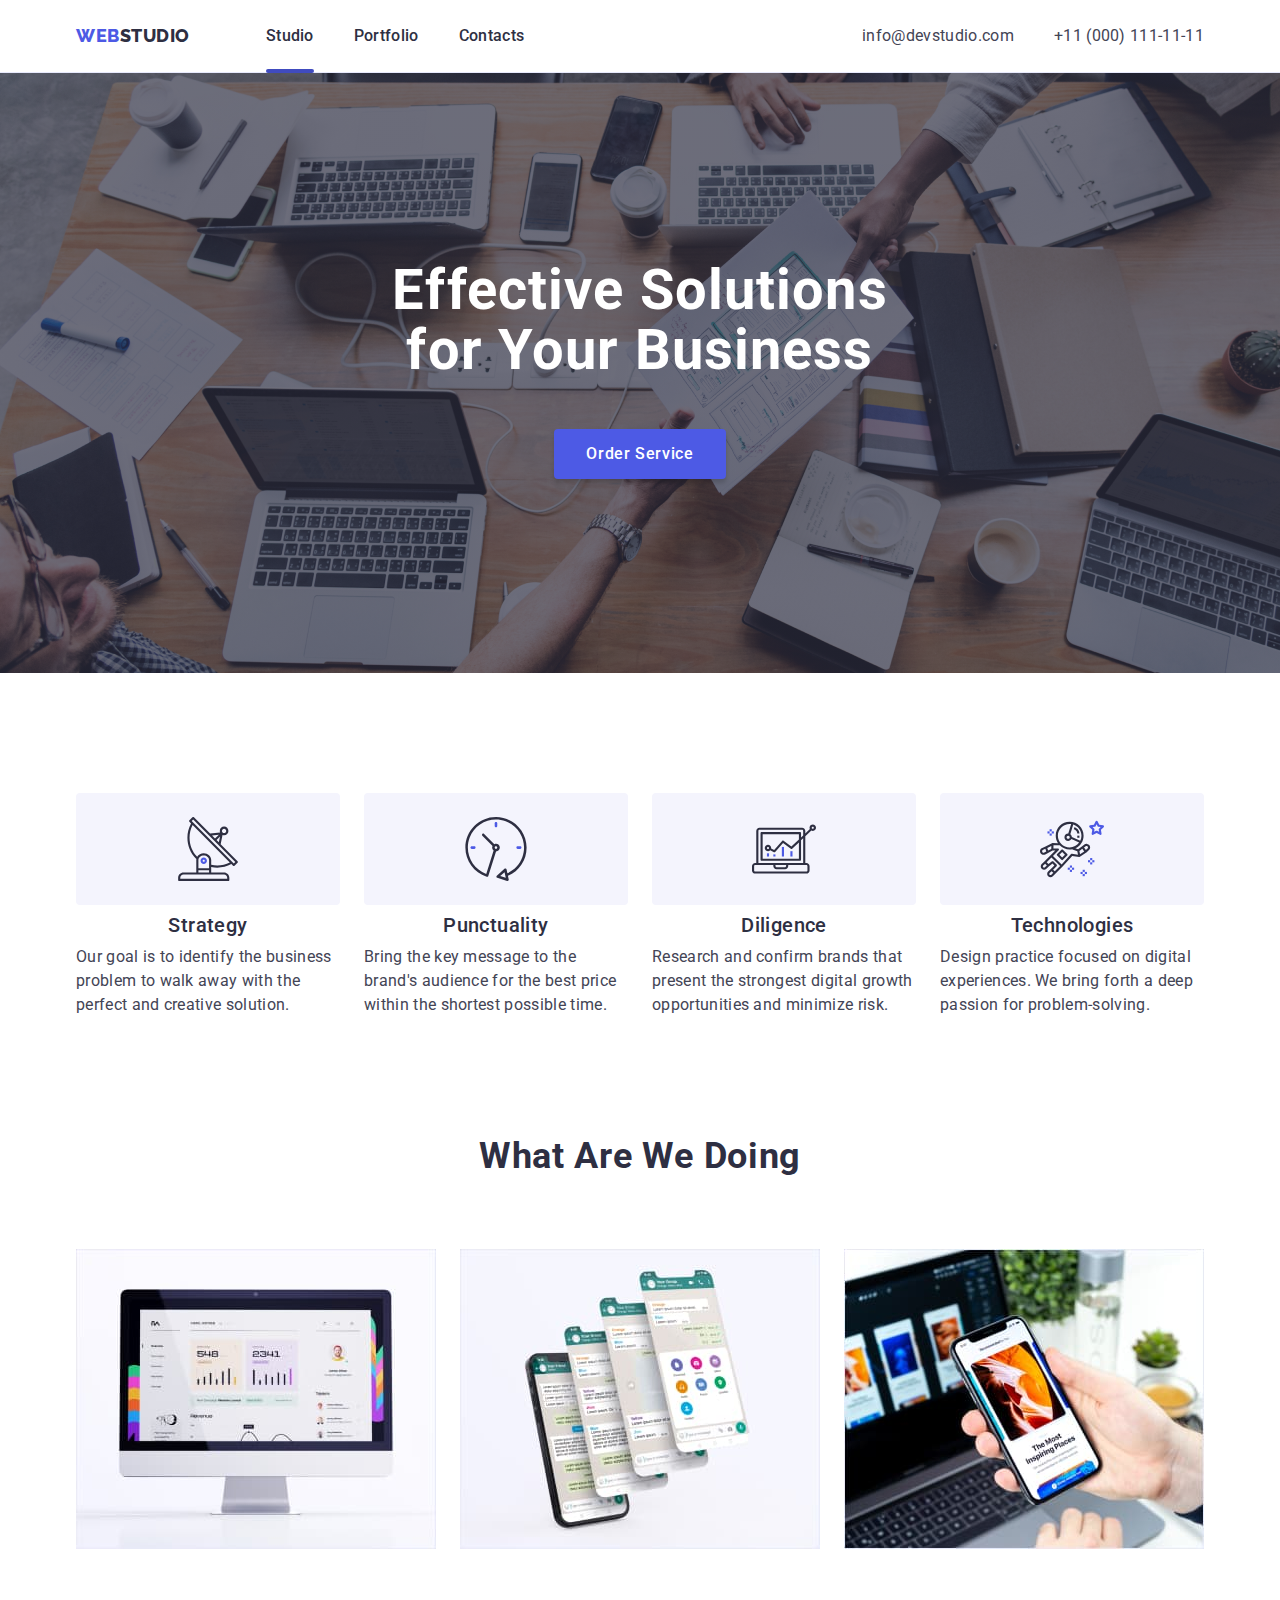
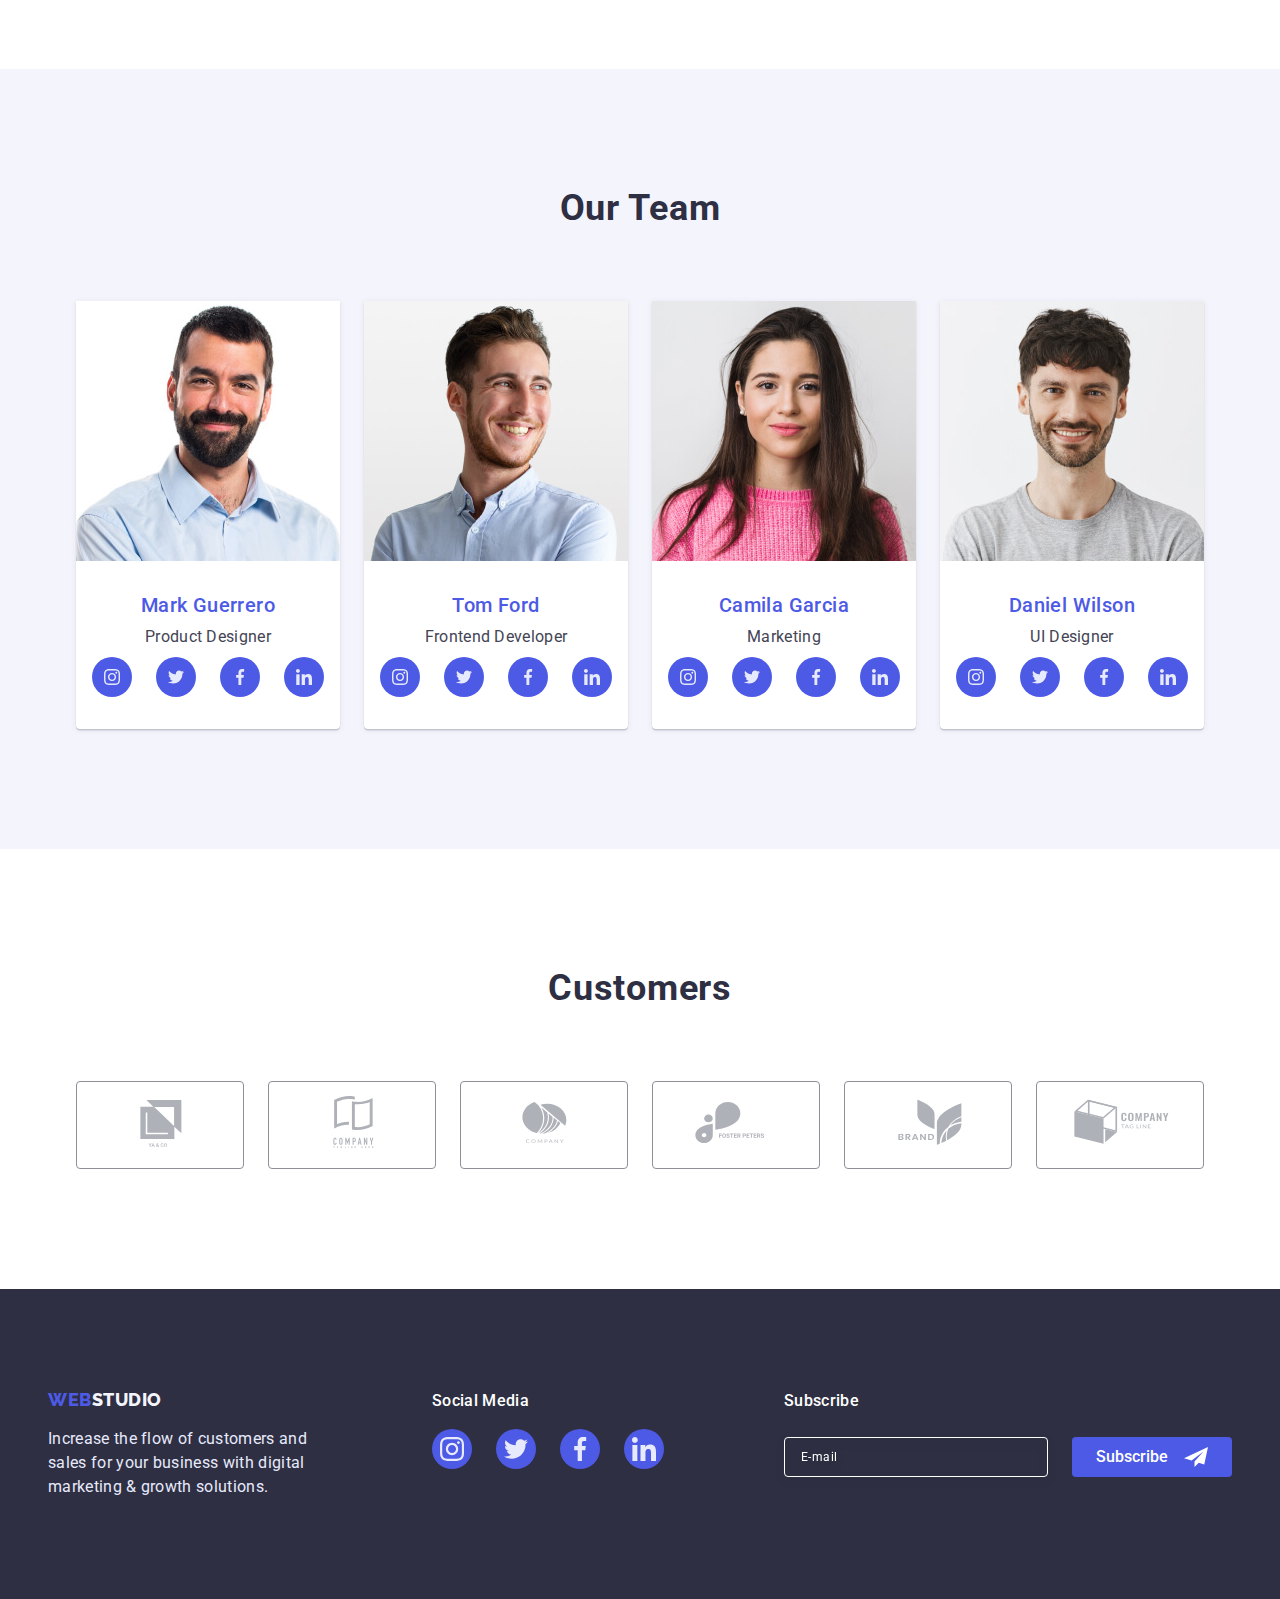
<file: index.html>
<!DOCTYPE html>
<html lang="en">
    <head>
        <meta charset="UTF-8" />
        <meta http-equiv="X-UA-Compatible" content="IE=edge" />
        <meta name="viewport" content="width=device-width, initial-scale=1.0" />
        <link rel="preconnect" href="https://fonts.googleapis.com" />
        <link rel="preconnect" href="https://fonts.gstatic.com" crossorigin />
        <link href="https://fonts.googleapis.com/css2?family=Raleway:wght@800&family=Roboto:wght@400;500;700;900&display=swap" rel="stylesheet" />
        <link href="https://cdn.jsdelivr.net/npm/modern-normalize@1.1.0/modern-normalize.min.css" rel="stylesheet" />
        <link rel="stylesheet" href="./css/styles.css" />
        <link rel="stylesheet" href="./css/adaptive.css" />
        <title lang="uk">Студія</title>
    </head>
    <body>
        <header class="page-header">
            <div class="container display-header-wrapper">
                <nav class="display-header-wrapper">
                    <a href="./index.html" class="logo link">Web<span class="header-logo">Studio</span></a>
                    <ul class="list navigation-list display-header">
                        <li class="menu-nav-item current">
                            <a href="./index.html" class="link menu-color">Studio</a>
                        </li>
                        <li class="menu-nav-item">
                            <a href="./portfolio.html" class="link menu-color">Portfolio</a>
                        </li>
                        <li class="menu-nav-item">
                            <a href="#" class="link menu-color">Contacts</a>
                        </li>
                    </ul>
                </nav>
                <address class="display-header margined-link">
                    <ul class="list display-header address-column">
                        <li class="menu-address-item margined-link-2">
                            <a href="mailto:info@devstudio.com" class="link-address">info@devstudio.com</a>
                        </li>
                        <li class="menu-address-item">
                            <a href="tel:+110001111111" class="link-address">+11 (000) 111-11-11</a>
                        </li>
                    </ul>
                </address>
                <button type="button" class="mobile-menu-open">
                    <svg class="burger-icon" width="32" height="32">
                        <use href="./images/icons.svg#icon-burger"></use>
                    </svg>
                </button>
            </div>
            <div class="mobile-menu is-mobile-hidden">
                <button type="button" class="mobile-menu-close">
                    <svg class="mobile-icon-close" width="8" height="8">
                        <use href="./images/icons.svg#icon-x"></use>
                    </svg>
                </button>
                <ul class="list mobile-nav-list">
                    <li><a href="./index.html" class="link mobile-nav-item current">Studio</a></li>
                    <li><a href="./index.html" class="link mobile-nav-item">Portfolio</a></li>
                    <li><a href="./index.html" class="link mobile-nav-item">Contacts</a></li>
                </ul>
                <div class="mobile-lnk-container">
                    <ul class="list mobile-list-address">
                        <li><a href="tel:+110001111111" class="link-address mobile-tel-address">+11 (000) 111-11-11</a></li>
                        <li><a href="mailto:info@devstudio.com" class="link-address mobile-mail-address">info@devstudio.com</a></li>
                    </ul>
                    <ul class="list mobile-menu-items-icons">
                        <li>
                            <a href="#" class="mobile-menu-link">
                                <svg class="mobile-menu-icon" width="24" height="24">
                                    <use href="./images/icons.svg#icon-instagram"></use>
                                </svg>
                            </a>
                        </li>
                        <li>
                            <a href="#" class="mobile-menu-link">
                                <svg class="mobile-menu-icon" width="24" height="24">
                                    <use href="./images/icons.svg#icon-twitter"></use>
                                </svg>
                            </a>
                        </li>
                        <li>
                            <a href="#" class="mobile-menu-link">
                                <svg class="mobile-menu-icon" width="24" height="24">
                                    <use href="./images/icons.svg#icon-facebook"></use>
                                </svg>
                            </a>
                        </li>
                        <li>
                            <a href="#" class="mobile-menu-link">
                                <svg class="mobile-menu-icon" width="24" height="24">
                                    <use href="./images/icons.svg#icon-linkedin"></use>
                                </svg>
                            </a>
                        </li>
                    </ul>
                </div>
            </div>
        </header>
        <main>
            <section class="hero">
                <div class="container">
                    <h1 class="hero-title hero-wrapper">Effective Solutions for Your Business</h1>
                    <button data-modal-open type="button" class="hero-button">Order Service</button>
                </div>
            </section>
            <section class="m-section section">
                <div class="container">
                    <h2 hidden>Studio</h2>
                    <ul class="list list-std std-wrapper">
                        <li>
                            <div class="std-bg-svg">
                                <svg class="studio-svg" width="64" height="64">
                                    <use href="./images/icons.svg#icon-sputnik"></use>
                                </svg>
                            </div>
                            <h3 class="menu-studio-head">Strategy</h3>
                            <p class="menu-studio-description">
                                Our goal is to identify the business problem to walk away with the perfect and creative solution.
                            </p>
                        </li>
                        <li>
                            <div class="std-bg-svg">
                                <svg class="studio-svg" width="64" height="64">
                                    <use href="./images/icons.svg#icon-clock"></use>
                                </svg>
                            </div>
                            <h3 class="menu-studio-head">Punctuality</h3>
                            <p class="menu-studio-description">
                                Bring the key message to the brand's audience for the best price within the shortest possible time.
                            </p>
                        </li>
                        <li>
                            <div class="std-bg-svg">
                                <svg class="studio-svg" width="64" height="64">
                                    <use href="./images/icons.svg#icon-diagram"></use>
                                </svg>
                            </div>
                            <h3 class="menu-studio-head">Diligence</h3>
                            <p class="menu-studio-description">
                                Research and confirm brands that present the strongest digital growth opportunities and minimize risk.
                            </p>
                        </li>
                        <li>
                            <div class="std-bg-svg">
                                <svg class="studio-svg" width="64" height="64">
                                    <use href="./images/icons.svg#icon-astronaut"></use>
                                </svg>
                            </div>
                            <h3 class="menu-studio-head">Technologies</h3>
                            <p class="menu-studio-description">
                                Design practice focused on digital experiences. We bring forth a deep passion for problem-solving.
                            </p>
                        </li>
                    </ul>
                </div>
            </section>
            <section class="section section-wawd for-desktop">
                <div class="container">
                    <h2 class="h2-title">What are we doing</h2>
                    <ul class="list list-std">
                        <li class="list-std-border">
                            <img src="./images/res/screen.jpg" alt="Frontend developing" width="360" />
                        </li>
                        <li class="list-std-border">
                            <img src="./images/res/phone.jpg" alt="web-mobile developing" width="360" />
                        </li>
                        <li class="list-std-border">
                            <img src="./images/res/screen_and_phone.jpg" alt="adaptive developing" width="360" />
                        </li>
                    </ul>
                </div>
            </section>
            <section id="contacts" class="m-section section contacts-color">
                <div class="container">
                    <h2 class="h2-title">Our Team</h2>
                    <ul class="list list-std mobile-list-team">
                        <li class="menu-contacts-item">
                            <img
                                src="./images/team/mark_guerrero.jpg"
                                srcset="./images/team/mark_guerrero.jpg 1x, ./images/team/mark_guerrero@2x.jpg 2x"
                                alt="Mark Guerrero"
                                width="264"
                            />
                            <div class="menu-contacts-div">
                                <h3 class="menu-contacts-name">Mark Guerrero</h3>
                                <p class="menu-contacts-work">Product Designer</p>
                                <ul class="list menu-contacts-icons">
                                    <li class="menu-contacts-icons-item">
                                        <a href="#" class="social-icons-link-customers">
                                            <svg class="social-icons" width="16" height="16">
                                                <use href="./images/icons.svg#icon-instagram"></use>
                                            </svg>
                                        </a>
                                    </li>
                                    <li class="menu-contacts-icons-item">
                                        <a href="#" class="social-icons-link-customers">
                                            <svg class="social-icons" width="16" height="16">
                                                <use href="./images/icons.svg#icon-twitter"></use>
                                            </svg>
                                        </a>
                                    </li>
                                    <li class="menu-contacts-icons-item">
                                        <a href="#" class="social-icons-link-customers">
                                            <svg class="social-icons" width="16" height="16">
                                                <use href="./images/icons.svg#icon-facebook"></use>
                                            </svg>
                                        </a>
                                    </li>
                                    <li class="menu-contacts-icons-item">
                                        <a href="#" class="social-icons-link-customers">
                                            <svg class="social-icons" width="16" height="16">
                                                <use href="./images/icons.svg#icon-linkedin"></use>
                                            </svg>
                                        </a>
                                    </li>
                                </ul>
                            </div>
                        </li>
                        <li class="menu-contacts-item">
                            <img
                                src="./images/team/tom_ford.jpg"
                                srcset="./images/team/tom_ford.jpg 1x, ./images/team/tom_ford@2x.jpg 2x"
                                alt="Tom Ford"
                                width="264"
                            />
                            <div class="menu-contacts-div">
                                <h3 class="menu-contacts-name">Tom Ford</h3>
                                <p class="menu-contacts-work">Frontend Developer</p>
                                <ul class="list menu-contacts-icons">
                                    <li class="menu-contacts-icons-item">
                                        <a href="#" class="social-icons-link-customers">
                                            <svg class="social-icons" width="16" height="16">
                                                <use href="./images/icons.svg#icon-instagram"></use>
                                            </svg>
                                        </a>
                                    </li>
                                    <li class="menu-contacts-icons-item">
                                        <a href="#" class="social-icons-link-customers">
                                            <svg class="social-icons" width="16" height="16">
                                                <use href="./images/icons.svg#icon-twitter"></use>
                                            </svg>
                                        </a>
                                    </li>
                                    <li class="menu-contacts-icons-item">
                                        <a href="#" class="social-icons-link-customers">
                                            <svg class="social-icons" width="16" height="16">
                                                <use href="./images/icons.svg#icon-facebook"></use>
                                            </svg>
                                        </a>
                                    </li>
                                    <li class="menu-contacts-icons-item">
                                        <a href="#" class="social-icons-link-customers">
                                            <svg class="social-icons" width="16" height="16">
                                                <use href="./images/icons.svg#icon-linkedin"></use>
                                            </svg>
                                        </a>
                                    </li>
                                </ul>
                            </div>
                        </li>
                        <li class="menu-contacts-item">
                            <img
                                src="./images/team/camila_garcia.jpg"
                                srcset="./images/team/camila_garcia.jpg 1x, ./images/team/camila_garcia@2x.jpg 2x"
                                alt="Camila Garcia"
                                width="264"
                            />
                            <div class="menu-contacts-div">
                                <h3 class="menu-contacts-name">Camila Garcia</h3>
                                <p class="menu-contacts-work">Marketing</p>
                                <ul class="list menu-contacts-icons">
                                    <li class="menu-contacts-icons-item">
                                        <a href="#" class="social-icons-link-customers">
                                            <svg class="social-icons" width="16" height="16">
                                                <use href="./images/icons.svg#icon-instagram"></use>
                                            </svg>
                                        </a>
                                    </li>
                                    <li class="menu-contacts-icons-item">
                                        <a href="#" class="social-icons-link-customers">
                                            <svg class="social-icons" width="16" height="16">
                                                <use href="./images/icons.svg#icon-twitter"></use>
                                            </svg>
                                        </a>
                                    </li>
                                    <li class="menu-contacts-icons-item">
                                        <a href="#" class="social-icons-link-customers">
                                            <svg class="social-icons" width="16" height="16">
                                                <use href="./images/icons.svg#icon-facebook"></use>
                                            </svg>
                                        </a>
                                    </li>
                                    <li class="menu-contacts-icons-item">
                                        <a href="#" class="social-icons-link-customers">
                                            <svg class="social-icons" width="16" height="16">
                                                <use href="./images/icons.svg#icon-linkedin"></use>
                                            </svg>
                                        </a>
                                    </li>
                                </ul>
                            </div>
                        </li>
                        <li class="menu-contacts-item">
                            <img
                                src="./images/team/daniel_wilson.jpg"
                                srcset="./images/team/daniel_wilson.jpg 1x, ./images/team/daniel_wilson@2x.jpg 2x"
                                alt="Daniel Wilson"
                                width="264"
                            />
                            <div class="menu-contacts-div">
                                <h3 class="menu-contacts-name">Daniel Wilson</h3>
                                <p class="menu-contacts-work">UI Designer</p>
                                <ul class="list menu-contacts-icons">
                                    <li class="menu-contacts-icons-item">
                                        <a href="#" class="social-icons-link-customers">
                                            <svg class="social-icons" width="16" height="16">
                                                <use href="./images/icons.svg#icon-instagram"></use>
                                            </svg>
                                        </a>
                                    </li>
                                    <li class="menu-contacts-icons-item">
                                        <a href="#" class="social-icons-link-customers">
                                            <svg class="social-icons" width="16" height="16">
                                                <use href="./images/icons.svg#icon-twitter"></use>
                                            </svg>
                                        </a>
                                    </li>
                                    <li class="menu-contacts-icons-item">
                                        <a href="#" class="social-icons-link-customers">
                                            <svg class="social-icons" width="16" height="16">
                                                <use href="./images/icons.svg#icon-facebook"></use>
                                            </svg>
                                        </a>
                                    </li>
                                    <li class="menu-contacts-icons-item">
                                        <a href="#" class="social-icons-link-customers">
                                            <svg class="social-icons" width="16" height="16">
                                                <use href="./images/icons.svg#icon-linkedin"></use>
                                            </svg>
                                        </a>
                                    </li>
                                </ul>
                            </div>
                        </li>
                    </ul>
                </div>
            </section>
            <section class="section section-wawd m-section">
                <div class="container">
                    <h2 class="h2-title">Customers</h2>
                    <ul class="list list-std menu-customers-wrapper">
                        <li class="menu-customers">
                            <a href="#">
                                <svg class="customers-icon" width="104" height="56">
                                    <use href="./images/icons.svg#icon-customers"></use>
                                </svg>
                            </a>
                        </li>
                        <li class="menu-customers">
                            <a href="">
                                <svg class="customers-icon" width="104" height="56">
                                    <use href="./images/icons.svg#icon-customers-1"></use>
                                </svg>
                            </a>
                        </li>
                        <li class="menu-customers">
                            <a href="">
                                <svg class="customers-icon" width="104" height="56">
                                    <use href="./images/icons.svg#icon-customers-2"></use>
                                </svg>
                            </a>
                        </li>
                        <li class="menu-customers">
                            <a href="">
                                <svg class="customers-icon" width="104" height="56">
                                    <use href="./images/icons.svg#icon-customers-3"></use>
                                </svg>
                            </a>
                        </li>
                        <li class="menu-customers">
                            <a href="">
                                <svg class="customers-icon" width="104" height="56">
                                    <use href="./images/icons.svg#icon-customers-4"></use>
                                </svg>
                            </a>
                        </li>
                        <li class="menu-customers">
                            <a href="">
                                <svg class="customers-icon" width="104" height="56">
                                    <use href="./images/icons.svg#icon-customers-5"></use>
                                </svg>
                            </a>
                        </li>
                    </ul>
                </div>
            </section>
        </main>
        <footer class="footer-bg">
            <div class="container">
                <div class="footer-l">
                    <div class="div-dir div-flex-for-tablet">
                        <div class="div-footer-logo">
                            <a href="./index.html" class="logo link">Web<span class="footer-logo">Studio</span></a>
                            <p class="footer-description">
                                Increase the flow of customers and sales for your business with digital marketing & growth solutions.
                            </p>
                        </div>
                        <div class="div-footer-links">
                            <p class="title-social-links">Social Media</p>
                            <ul class="list menu-contacts-icons">
                                <li class="menu-contacts-icons-item">
                                    <a href="#" class="social-icons-link-footer">
                                        <svg class="social-icons" width="24" height="24">
                                            <use href="./images/icons.svg#icon-instagram"></use>
                                        </svg>
                                    </a>
                                </li>
                                <li class="menu-contacts-icons-item">
                                    <a href="#" class="social-icons-link-footer">
                                        <svg class="social-icons" width="24" height="24">
                                            <use href="./images/icons.svg#icon-twitter"></use>
                                        </svg>
                                    </a>
                                </li>
                                <li class="menu-contacts-icons-item">
                                    <a href="#" class="social-icons-link-footer">
                                        <svg class="social-icons" width="24" height="24">
                                            <use href="./images/icons.svg#icon-facebook"></use>
                                        </svg>
                                    </a>
                                </li>
                                <li class="menu-contacts-icons-item">
                                    <a href="#" class="social-icons-link-footer">
                                        <svg class="social-icons" width="24" height="24">
                                            <use href="./images/icons.svg#icon-linkedin"></use>
                                        </svg>
                                    </a>
                                </li>
                            </ul>
                        </div>
                    </div>
                    <div class="div-footer-subscribe">
                        <form class="footer-flex-subscribe footer-tablet-form">
                            <p class="title-social-links t-s-l">Subscribe</p>
                            <div class="footer-flex-subscribe ffs footer-tablet-gap">
                                <input type="email" name="subscribe_email" placeholder="E-mail" class="footer-placeholder" />
                                <button class="footer-btn-subscribe">
                                    Subscribe
                                    <svg class="ft-icon-sb" width="24" height="24">
                                        <use href="./images/icons.svg#icon-telegram"></use>
                                    </svg>
                                </button>
                            </div>
                        </form>
                    </div>
                </div>
            </div>
        </footer>
        <div class="backdrop is-hidden" data-modal>
            <div class="modal">
                <button data-modal-close type="button" class="modal-close-btn">
                    <svg class="st" width="8" height="8">
                        <use href="./images/icons.svg#icon-x"></use>
                    </svg>
                </button>
                <form class="modal-form">
                    <p class="modal-form-p">Leave your contacts and we will call you back</p>
                    <label class="modal-form-field">
                        <span class="modal-form-label">Name</span>
                        <span class="modal-form-input-wrapper">
                            <input type="text" name="user_name" minlength="2" pattern="[a-zA-Zа-яА-Я]+" class="modal-form-input" required />
                            <svg class="modal-form-icon" width="18" height="18">
                                <use href="./images/icons.svg#icon-form-person"></use>
                            </svg>
                        </span>
                    </label>
                    <label class="modal-form-field">
                        <span class="modal-form-label">Phone</span>
                        <span class="modal-form-input-wrapper">
                            <input
                                type="tel"
                                name="user_tel"
                                title="XXX-XXX-XX-XX"
                                pattern="[0-9]{3}-[0-9]{3}-[0-9]{2}-[0-9]{2}"
                                class="modal-form-input"
                                required
                            />
                            <svg class="modal-form-icon" width="18" height="18">
                                <use href="./images/icons.svg#icon-form-phone"></use>
                            </svg>
                        </span>
                    </label>
                    <label class="modal-form-field">
                        <span class="modal-form-label">Email</span>
                        <span class="modal-form-input-wrapper">
                            <input type="email" name="user_email" class="modal-form-input" required />
                            <svg class="modal-form-icon" width="18" height="18">
                                <use href="./images/icons.svg#icon-form-email"></use>
                            </svg>
                        </span>
                    </label>
                    <label for="form_user_comment" class="modal-form-label">Comment</label>
                    <textarea name="user_comment" id="form_user_comment" placeholder="Text input" class="modal-form-comment"></textarea>
                    <input type="checkbox" id="modal-user-policy" name="user_policy" class="modal-form-check visually-hidden" required />
                    <label for="modal-user-policy" class="modal-form-checkbox">
                        I accept the terms and conditions of the&nbsp;<a href="#">Privacy Policy</a>
                    </label>
                    <button type="submit" class="modal-form-btn-submit">Send</button>
                </form>
            </div>
        </div>
        <script src="./js/mobile-menu.js"></script>
        <script src="./js/modal.js"></script>
    </body>
</html>
</file>
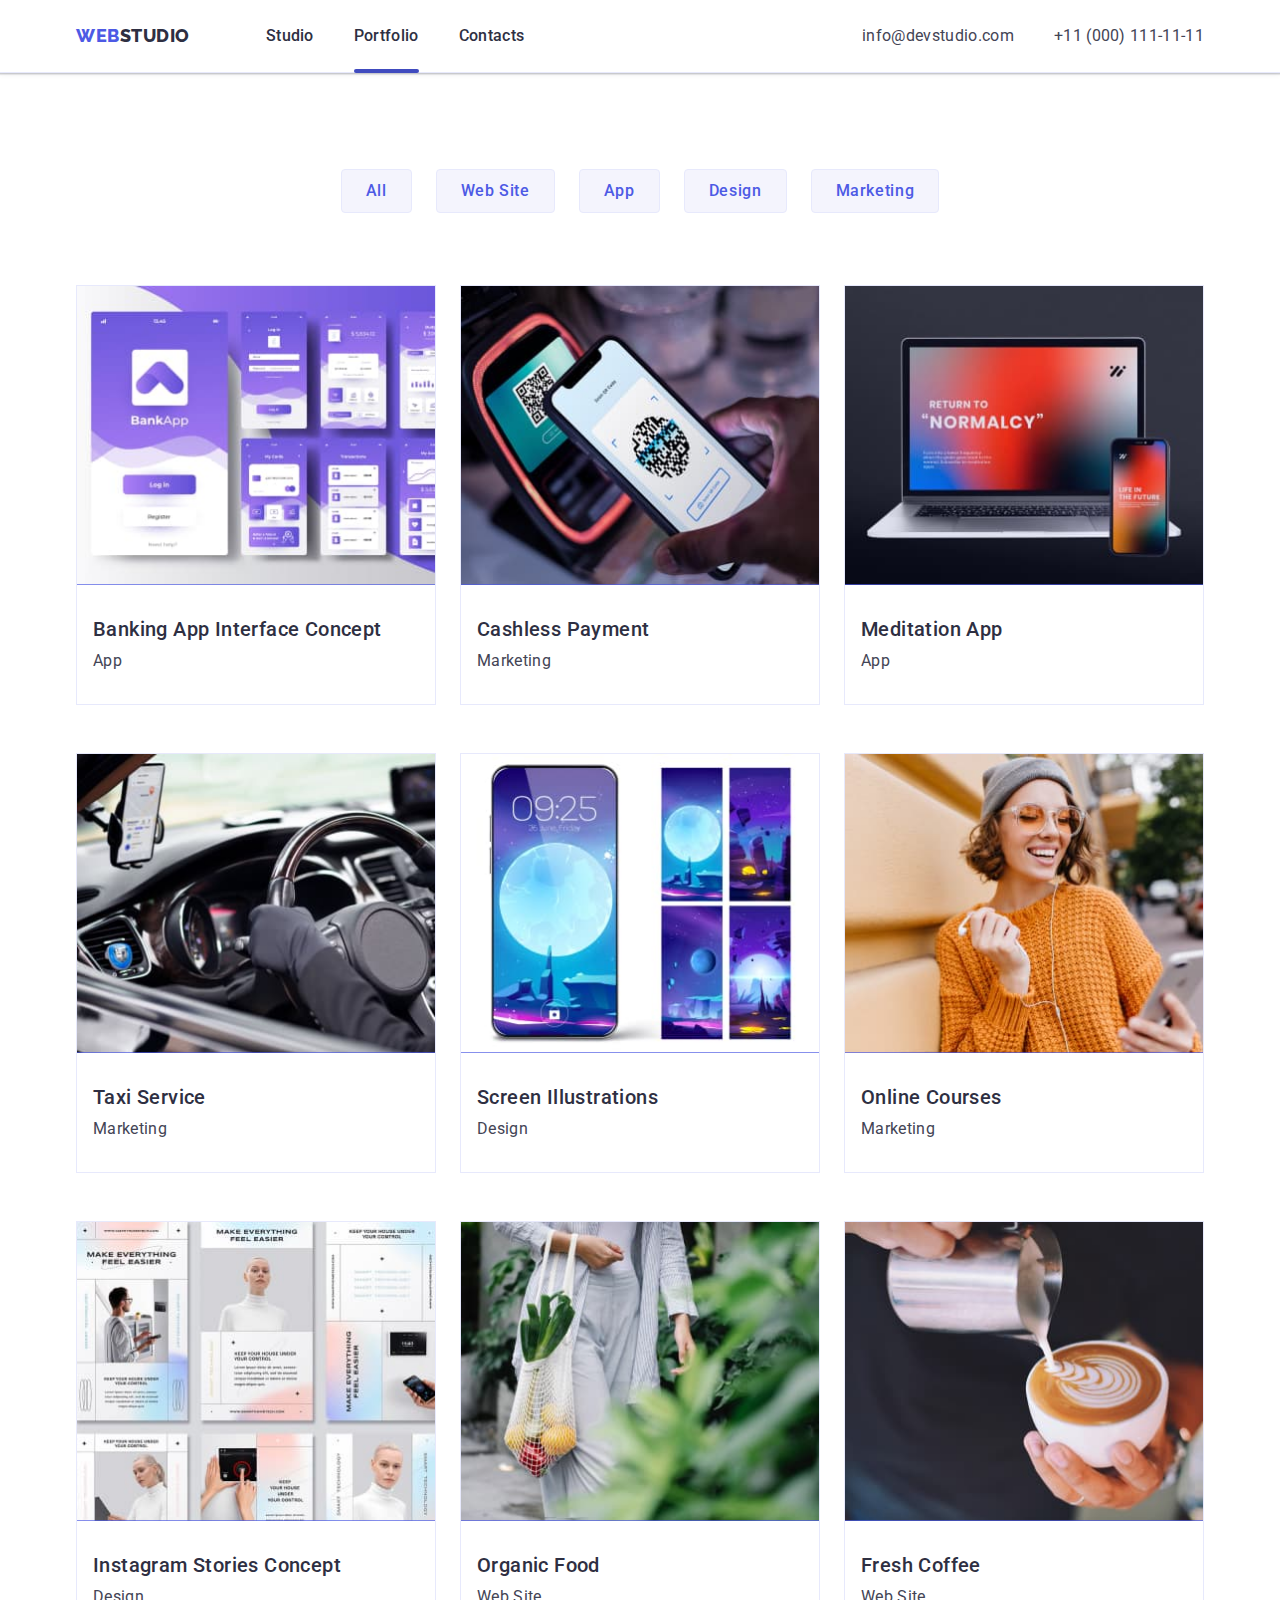
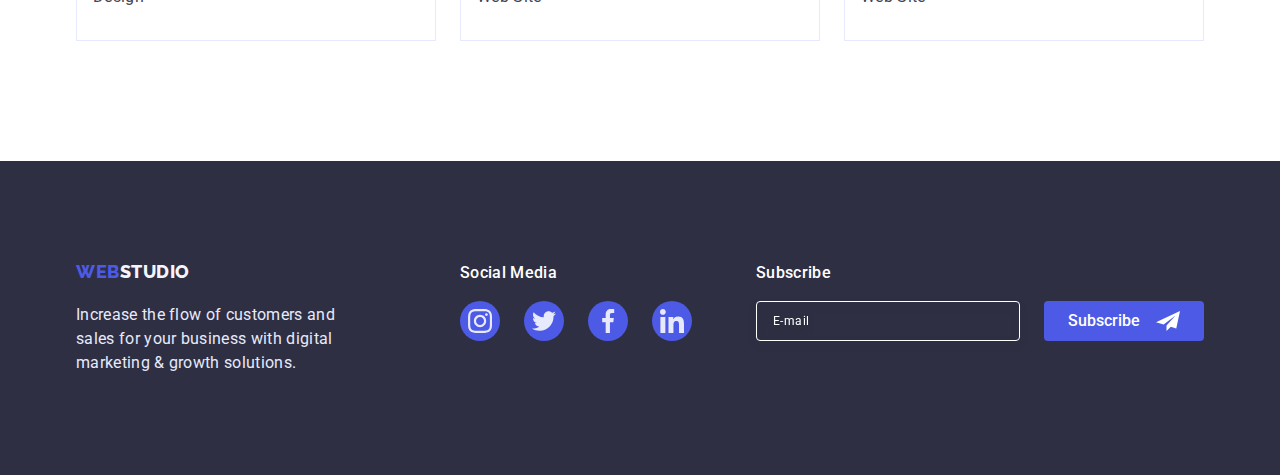
<file: portfolio.html>
<!DOCTYPE html>
<html lang="en">
    <head>
        <meta charset="UTF-8" />
        <meta http-equiv="X-UA-Compatible" content="IE=edge" />
        <meta name="viewport" content="width=device-width, initial-scale=1.0" />
        <link rel="preconnect" href="https://fonts.googleapis.com" />
        <link rel="preconnect" href="https://fonts.gstatic.com" crossorigin />
        <link href="https://fonts.googleapis.com/css2?family=Raleway:wght@800&family=Roboto:wght@400;500;700;900&display=swap" rel="stylesheet" />
        <link href="https://cdn.jsdelivr.net/npm/modern-normalize@1.1.0/modern-normalize.min.css" rel="stylesheet" />
        <link rel="stylesheet" href="./css/styles.css" />
        <link rel="stylesheet" href="./css/adaptive.css" />
        <title lang="uk">Портфоліо</title>
    </head>
    <body>
        <header class="page-header">
            <div class="container display-header-wrapper">
                <nav class="display-header-wrapper">
                    <a href="./index.html" class="logo link">Web<span class="header-logo">Studio</span></a>
                    <ul class="list display-header">
                        <li class="menu-nav-item">
                            <a href="./index.html" class="link menu-color">Studio</a>
                        </li>
                        <li class="menu-nav-item current">
                            <a href="./portfolio.html" class="link menu-color">Portfolio</a>
                        </li>
                        <li class="menu-nav-item">
                            <a href="" class="link menu-color">Contacts</a>
                        </li>
                    </ul>
                </nav>
                <address class="link-address display-header margined-link">
                    <ul class="list display-header">
                        <li class="menu-address-item margined-link-2">
                            <a href="mailto:info@devstudio.com" class="link-address">info@devstudio.com</a>
                        </li>
                        <li class="menu-address-item">
                            <a href="tel:+110001111111" class="link-address">+11 (000) 111-11-11</a>
                        </li>
                    </ul>
                </address>
            </div>
        </header>
        <main>
            <section class="section-flt">
                <div class="container">
                    <h1 hidden>Media</h1>
                    <ul class="list filter-buttons">
                        <li><button type="button" class="filter-button">All</button></li>
                        <li><button type="button" class="filter-button">Web Site</button></li>
                        <li><button type="button" class="filter-button">App</button></li>
                        <li><button type="button" class="filter-button">Design</button></li>
                        <li><button type="button" class="filter-button">Marketing</button></li>
                    </ul>
                    <ul class="list menu-flt-cards">
                        <li class="menu-flt-card">
                            <a href="#" class="link flt-card-ctrl">
                                <div class="flt-card-cover-wrap">
                                    <img
                                        src="./images/portfolio/banking_app_interface_concept.jpg"
                                        alt="Banking App Interface Concept"
                                        width="360"
                                        height="300"
                                    />
                                    <p class="flt-card-cover-text">
                                        14 Stylish and User-Friendly App Design Concepts · Task Manager App · Calorie Tracker App · Exotic Fruit Ecommerce App ·
                                        Cloud Storage App
                                    </p>
                                </div>
                                <div class="menu-flt-div">
                                    <h2 class="menu-flt-head">Banking App Interface Concept</h2>
                                    <p class="menu-flt">App</p>
                                </div>
                            </a>
                        </li>
                        <li class="menu-flt-card">
                            <a href="#" class="link flt-card-ctrl">
                                <div class="flt-card-cover-wrap">
                                    <img src="./images/portfolio/cashless_payment.jpg" alt="Cashless Payment" width="360" height="300" />
                                    <p class="flt-card-cover-text">
                                        14 Stylish and User-Friendly App Design Concepts · Task Manager App · Calorie Tracker App · Exotic Fruit Ecommerce App ·
                                        Cloud Storage App
                                    </p>
                                </div>
                                <div class="menu-flt-div">
                                    <h2 class="menu-flt-head">Cashless Payment</h2>
                                    <p class="menu-flt">Marketing</p>
                                </div>
                            </a>
                        </li>
                        <li class="menu-flt-card flt-card-ctrl">
                            <a href="#" class="link">
                                <div class="flt-card-cover-wrap">
                                    <img src="./images/portfolio/meditation_app.jpg" alt="Meditation App" width="360" height="300" />
                                    <p class="flt-card-cover-text">
                                        14 Stylish and User-Friendly App Design Concepts · Task Manager App · Calorie Tracker App · Exotic Fruit Ecommerce App ·
                                        Cloud Storage App
                                    </p>
                                </div>
                                <div class="menu-flt-div">
                                    <h2 class="menu-flt-head">Meditation App</h2>
                                    <p class="menu-flt">App</p>
                                </div>
                            </a>
                        </li>
                        <li class="menu-flt-card flt-card-ctrl">
                            <a href="#" class="link">
                                <div class="flt-card-cover-wrap">
                                    <img src="./images/portfolio/taxi_service.jpg" alt="Taxi Service" width="360" height="300" />
                                    <p class="flt-card-cover-text">
                                        14 Stylish and User-Friendly App Design Concepts · Task Manager App · Calorie Tracker App · Exotic Fruit Ecommerce App ·
                                        Cloud Storage App
                                    </p>
                                </div>
                                <div class="menu-flt-div">
                                    <h2 class="menu-flt-head">Taxi Service</h2>
                                    <p class="menu-flt">Marketing</p>
                                </div>
                            </a>
                        </li>
                        <li class="menu-flt-card flt-card-ctrl">
                            <a href="#" class="link">
                                <div class="flt-card-cover-wrap">
                                    <img src="./images/portfolio/screen_illustrations.jpg" alt="Screen Illustrations" width="360" height="300" />
                                    <p class="flt-card-cover-text">
                                        14 Stylish and User-Friendly App Design Concepts · Task Manager App · Calorie Tracker App · Exotic Fruit Ecommerce App ·
                                        Cloud Storage App
                                    </p>
                                </div>
                                <div class="menu-flt-div">
                                    <h2 class="menu-flt-head">Screen Illustrations</h2>
                                    <p class="menu-flt">Design</p>
                                </div>
                            </a>
                        </li>
                        <li class="menu-flt-card flt-card-ctrl">
                            <a href="#" class="link">
                                <div class="flt-card-cover-wrap">
                                    <img src="./images/portfolio/online_courses.jpg" alt="Online Courses" width="360" height="300" />
                                    <p class="flt-card-cover-text">
                                        14 Stylish and User-Friendly App Design Concepts · Task Manager App · Calorie Tracker App · Exotic Fruit Ecommerce App ·
                                        Cloud Storage App
                                    </p>
                                </div>
                                <div class="menu-flt-div">
                                    <h2 class="menu-flt-head">Online Courses</h2>
                                    <p class="menu-flt">Marketing</p>
                                </div>
                            </a>
                        </li>
                        <li class="menu-flt-card flt-card-ctrl">
                            <a href="#" class="link">
                                <div class="flt-card-cover-wrap">
                                    <img src="./images/portfolio/instagram_stories_concept.jpg" alt="Instagram Stories Concept" width="360" height="300" />
                                    <p class="flt-card-cover-text">
                                        14 Stylish and User-Friendly App Design Concepts · Task Manager App · Calorie Tracker App · Exotic Fruit Ecommerce App ·
                                        Cloud Storage App
                                    </p>
                                </div>
                                <div class="menu-flt-div">
                                    <h2 class="menu-flt-head">Instagram Stories Concept</h2>
                                    <p class="menu-flt default-font-size">Design</p>
                                </div>
                            </a>
                        </li>
                        <li class="menu-flt-card flt-card-ctrl">
                            <a href="#" class="link">
                                <div class="flt-card-cover-wrap">
                                    <img src="./images/portfolio/organic_food.jpg" alt="Organic Food" width="360" height="300" />
                                    <p class="flt-card-cover-text">
                                        14 Stylish and User-Friendly App Design Concepts · Task Manager App · Calorie Tracker App · Exotic Fruit Ecommerce App ·
                                        Cloud Storage App
                                    </p>
                                </div>
                                <div class="menu-flt-div">
                                    <h2 class="menu-flt-head">Organic Food</h2>
                                    <p class="menu-flt">Web Site</p>
                                </div>
                            </a>
                        </li>
                        <li class="menu-flt-card flt-card-ctrl">
                            <a href="#" class="link">
                                <div class="flt-card-cover-wrap">
                                    <img src="./images/portfolio/fresh_coffee.jpg" alt="Fresh Coffee" width="360" height="300" />
                                    <p class="flt-card-cover-text">
                                        14 Stylish and User-Friendly App Design Concepts · Task Manager App · Calorie Tracker App · Exotic Fruit Ecommerce App ·
                                        Cloud Storage App
                                    </p>
                                </div>
                                <div class="menu-flt-div">
                                    <h2 class="menu-flt-head">Fresh Coffee</h2>
                                    <p class="menu-flt">Web Site</p>
                                </div>
                            </a>
                        </li>
                    </ul>
                </div>
            </section>
        </main>
        <footer class="footer-bg">
            <div class="container">
                <div class="footer-l">
                    <div>
                        <a href="./index.html" class="logo link">Web<span class="footer-logo">Studio</span></a>
                        <p class="footer-description">Increase the flow of customers and sales for your business with digital marketing & growth solutions.</p>
                    </div>
                    <div>
                        <p class="title-social-links">Social Media</p>
                        <ul class="list menu-contacts-icons">
                            <li class="menu-contacts-icons-item">
                                <a href="#" class="social-icons-link-footer">
                                    <svg class="social-icons" width="24" height="24">
                                        <use href="./images/icons.svg#icon-instagram"></use>
                                    </svg>
                                </a>
                            </li>
                            <li class="menu-contacts-icons-item">
                                <a href="#" class="social-icons-link-footer">
                                    <svg class="social-icons" width="24" height="24">
                                        <use href="./images/icons.svg#icon-twitter"></use>
                                    </svg>
                                </a>
                            </li>
                            <li class="menu-contacts-icons-item">
                                <a href="#" class="social-icons-link-footer">
                                    <svg class="social-icons" width="24" height="24">
                                        <use href="./images/icons.svg#icon-facebook"></use>
                                    </svg>
                                </a>
                            </li>
                            <li class="menu-contacts-icons-item">
                                <a href="#" class="social-icons-link-footer">
                                    <svg class="social-icons" width="24" height="24">
                                        <use href="./images/icons.svg#icon-linkedin"></use>
                                    </svg>
                                </a>
                            </li>
                        </ul>
                    </div>
                    <div>
                        <p class="title-social-links">Subscribe</p>
                        <form class="footer-flex-subscribe">
                            <input type="email" name="subscribe_email" placeholder="E-mail" class="footer-placeholder" />
                            <button class="footer-btn-subscribe">
                                Subscribe
                                <svg class="ft-icon-sb" width="24" height="24">
                                    <use href="./images/icons.svg#icon-telegram"></use>
                                </svg>
                            </button>
                        </form>
                    </div>
                </div>
            </div>
        </footer>
    </body>
</html>
</file>
<file: css/styles.css>
:root {
    /* Fonts */
    --font-roboto: "Roboto", sans-serif;
    --font-raleway: "Raleway", sans-serif;
    /* Colors */
    --primary-brand: #4d5ae5;
    --pressed-state: #404bbf;
    --dark: #2e2f42;
    --success: #31d0aa;
    --text: #434455;
    --subtle-text: #8e8f99;
    --accent: #e7e9fc;
    --light: #f4f4fd;
    --modal-overlay: rgba(46, 47, 66, 0.4);
    --hero-background: rgba(46, 47, 66, 0.7);
    --white-background: #ffffff;
    --modal-background: #fcfcfc;
    /* Others */
    --animate-ms: 250ms cubic-bezier(0.4, 0, 0.2, 1);
}
section {
    padding: 0;
    margin: 0;
}
body {
    font-family: var(--font-roboto);
    color: var(--text);
    font-size: 16px;
    line-height: 1.5;
}
.no-scroll {
    overflow: hidden;
}
.visually-hidden {
    position: absolute;
    width: 1px;
    height: 1px;
    margin: -1px;
    padding: 0;
    overflow: hidden;
    bottom: 0;
    clip: rect(0, 0, 0, 0);
}
.is-hidden {
    opacity: 0;
    visibility: hidden;
    pointer-events: none;
}
.is-mobile-hidden {
    opacity: 0;
    visibility: hidden;
    pointer-events: none;
}
button {
    font-family: var(--font-roboto);
    cursor: pointer;
}
h1,
h2,
h3,
h4,
p {
    margin-top: 0;
    margin-bottom: 0;
}
ol,
ul {
    margin-top: 0;
    margin-bottom: 0;
    padding-left: 0;
}
h2 {
    font-weight: 700;
    font-size: 36px;
    line-height: 1.11;
    letter-spacing: 0.02em;
    text-transform: capitalize;
    color: var(--dark);
    text-align: center;
}
img {
    display: block;
    width: 100%;
    height: auto;
}
.list {
    list-style: none;
}
.link {
    text-decoration: none;
    font-weight: 500;
    font-size: 16px;
    line-height: 1.5;
    letter-spacing: 0.02em;
    transition: color var(--animate-ms);
}
.link:is(:hover, :focus) {
    color: var(--pressed-state);
}
.link-address {
    font-style: normal;
    text-decoration: none;
    font-size: 16px;
    line-height: 1.5;
    letter-spacing: 0.02em;
    color: var(--address-color);
}
.link-address:is(:hover, :focus) {
    color: var(--active-btn-color);
}
.container {
    max-width: 428px;
    padding-left: 15px;
    padding-right: 15px;
    margin-left: auto;
    margin-right: auto;
}

/*       HEADER        */
.display-header-wrapper {
    display: flex;
    align-items: center;
    justify-content: space-between;
}
.page-header {
    padding-top: 24px;
    padding-bottom: 24px;
    border-bottom: 1px solid #e7e9fc;
    box-shadow: 0px 2px 1px rgba(46, 47, 66, 0.08), 0px 1px 1px rgba(46, 47, 66, 0.16), 0px 1px 6px rgba(46, 47, 66, 0.08);
}
.logo {
    font-family: var(--font-raleway);
    font-weight: 800;
    text-decoration: none;
    font-size: 18px;
    line-height: 1.17;
    letter-spacing: 0.03em;
    text-transform: uppercase;
    color: var(--primary-brand);
    margin-right: 76px;
}
.header-logo {
    color: var(--dark);
}
.footer-logo {
    font-family: var(--font-roboto);
    font-weight: 800;
    text-decoration: none;
    font-size: 18px;
    line-height: 1.17;
    letter-spacing: 0.03em;
    text-transform: uppercase;
    color: var(--primary-brand);
}
/*         /HEADER        */

/*         HERO          */
.hero {
    height: 432px;
    max-width: 1440px;
    margin: 0 auto;
    padding-top: 112px;
    text-align: center;
    background-color: #2e2f42;
    background-image: linear-gradient(rgba(46, 47, 66, 0.7), rgba(46, 47, 66, 0.7)), url("../images/hero/mobile_hero.jpg");
    background-size: cover;
}
.hero-title {
    max-width: 320px;
    height: 80px;
    font-weight: 700;
    font-size: 36px;
    margin: 0 auto 48px;
    line-height: 1.11;
    letter-spacing: 0.02em;
    color: var(--white-background);
    text-transform: capitalize;
}
.hero-button {
    font-weight: 500;
    font-size: 16px;
    padding: 16px 32px;
    letter-spacing: 0.04em;
    color: var(--white-background);
    background-color: #4d5ae5;
    box-shadow: 0px 4px 4px rgba(0, 0, 0, 0.15);
    border-radius: 4px;
    border: none;
    transition: background-color var(--animate-ms);
}
.hero-button:hover,
.hero-button:focus {
    background-color: #404bbf;
}
.h2-title {
    margin-bottom: 72px;
}
.mobile-list-team {
    justify-content: center;
}
.menu-studio-head {
    margin-bottom: 8px;
    font-weight: 500;
    font-size: 36px;
    line-height: 1.11;
    text-align: center;
    letter-spacing: 0.02em;
    color: var(--dark);
    margin-bottom: 8px;
}
.menu-studio-description {
    max-width: 396px;
    font-weight: 400;
    letter-spacing: 0.02em;
    color: var(--text);
    margin-bottom: 72px;
}
.contacts-color {
    background-color: var(--light);
}
.menu-contacts-item {
    background-color: var(--white-background);
    width: 264px;
    height: 428px;
    box-shadow: 0px 1px 6px rgba(46, 47, 66, 0.08), 0px 1px 1px rgba(46, 47, 66, 0.16), 0px 2px 1px rgba(46, 47, 66, 0.08);
    border-radius: 0px 0px 4px 4px;
    gap: 24px;
}
.menu-contacts-div {
    text-align: center;
    margin-top: 32px;
    margin-bottom: 32px;
    /* max-width: 264px; */
}
.menu-contacts-name {
    font-weight: 500;
    font-size: 20px;
    line-height: 1.2;
    letter-spacing: 0.02em;
    color: var(--dark);
    margin-bottom: 8px;
}
.menu-contacts-work {
    font-weight: 400;
    letter-spacing: 0.02em;
    color: var(--text);
    margin-bottom: 8px;
}
.menu-contacts-icons {
    display: flex;
    gap: 24px;
    align-items: center;
    justify-content: center;
}
.social-icons-link-customers {
    display: flex;
    align-items: center;
    justify-content: center;
    width: 40px;
    height: 40px;
    border-radius: 50%;
    background-color: var(--primary-brand);
    transition: background-color var(--animate-ms);
}
.social-icons-link-customers:is(:focus, :hover) {
    background-color: var(--pressed-state);
}
.social-icons {
    align-items: center;
    fill: var(--light);
}
.list-std {
    display: flex;
    align-items: center;
    justify-content: center;
    flex-wrap: wrap;
    gap: 24px;
}

.menu-customers-wrapper {
    display: flex;
    justify-content: center;
    gap: 72px 16px;
}
.menu-customers {
    display: flex;
    align-items: center;
    justify-content: center;
    width: 168px;
    height: 88px;
    border: 1px solid var(--subtle-text);
    border-radius: 4px;
}
.menu-customers:is(:focus, :hover) {
    border: 1px solid var(--pressed-state);
}
.customers-icon {
    fill: #afb1b8;
    transition: fill var(--animate-ms);
}
.customers-icon:is(:focus, :hover) {
    fill: var(--pressed-state);
}

.footer-logo {
    font-family: var(--font-raleway);
    font-weight: 800;
    text-decoration: none;
    font-size: 18px;
    line-height: 1.17;
    letter-spacing: 0.03em;
    text-transform: uppercase;
    color: var(--light);
}
.footer-bg {
    padding-top: 100px;
    padding-bottom: 100px;
    background-color: var(--dark);
}
.footer-description {
    margin-top: 17.5px;
    font-weight: 400;
    width: 264px;
    letter-spacing: 0.02em;
    color: #e7e9fc;
}
.footer-flex-subscribe {
    display: flex;
    flex-wrap: wrap;
    gap: 16px;
    /* flex-direction: column; */
    justify-content: center;
}
.footer-btn-subscribe {
    font-family: var(--font-roboto);
    color: #fff;
    font-style: normal;
    font-weight: 500;
    font-size: 16px;
    line-height: 1.5;
    padding: 8px 24px;
    gap: 16px;
    background-color: #4d5ae5;
    border-radius: 4px;
    border: none;
    display: flex;
    justify-content: center;
    align-items: center;
    transition: background-color var(--animate-ms);
}
.footer-btn-subscribe:is(:hover, :focus) {
    background: #404bbf;
    box-shadow: 0px 4px 4px rgba(0, 0, 0, 0.15);
    border-radius: 4px;
}
.ft-icon-sb {
    fill: #fff;
}
.footer-placeholder::placeholder {
    color: #fff;
}
.footer-placeholder {
    display: flex;
    align-items: center;
    font-style: normal;
    font-weight: 400;
    font-size: 12px;
    line-height: 0.5;
    letter-spacing: 0.04em;
    color: #ffffff;
    padding-left: 16px;
    width: 100%;
    height: 40px;
    outline: none;
    border: 1px solid #ffffff;
    background-color: transparent;
    filter: drop-shadow(0px 4px 4px rgba(0, 0, 0, 0.15));
    border-radius: 4px;
}

.footer-l {
    display: flex;
    align-items: center;
    justify-content: center;
    flex-direction: column;
}
.div-footer-logo {
    display: flex;
    align-items: center;
    flex-direction: column;
    margin-bottom: 72px;
}
.div-footer-logo .logo {
    margin-right: 0;
}
.div-footer-links {
    display: flex;
    flex-direction: column;
    align-items: center;
    margin-bottom: 72px;
}
.div-footer-subscribe {
    display: flex;
    flex-direction: column;
    align-items: center;
}

.title-social-links {
    font-style: normal;
    font-weight: 500;
    font-size: 16px;
    line-height: 1.5;
    letter-spacing: 0.02em;
    color: #ffffff;
    margin-bottom: 16px;
}
.social-icons-link-footer {
    display: flex;
    align-items: center;
    justify-content: center;
    width: 40px;
    height: 40px;
    border-radius: 50%;
    background-color: #4d5ae5;
    transition: background-color var(--animate-ms);
}
.social-icons-link-footer:is(:focus, :hover) {
    background-color: var(--green-color);
}





.filter-button {
    font-weight: 500;
    display: flex;
    align-items: center;
    text-align: center;
    letter-spacing: 0.04em;
    color: #4d5ae5;
    background-color: var(--cloud-color);
    border: 1px solid #e7e9fc;
    border-radius: 4px;
    align-items: center;
    padding: 12px 24px;
    transition: background-color var(--animate-ms), color var(--animate-ms);
}
.filter-button:hover,
.filter-button:focus {
    color: var(--secondary-color);
    background-color: var(--active-btn-color);
    box-shadow: 0px 3px 1px rgba(0, 0, 0, 0.1), 0px 2px 1px rgba(0, 0, 0, 0.08), 0px 2px 2px rgba(0, 0, 0, 0.12);
    order: 0;
}
.filter-buttons {
    display: flex;
    justify-content: center;
    gap: 24px;
    margin-bottom: 72px;
}


.menu-nav-item {
    font-weight: 500;
    letter-spacing: 0.02em;
}
.menu-nav-item:not(:last-child) {
    margin-right: 40px;
}
.menu-color {
    color: var(--primary-color);
}
.margined-link {
    margin-left: auto;
}
.margined-link-2 {
    margin-right: 40px;
}
.menu-address-item {
    font-weight: 400;
    letter-spacing: 0.02em;
}
.display-header {
    display: flex;
}


}
.list-std-border {
    border: 1px solid #e7e9fc;
}
.menu-contacts-item {
    background-color: #fff;
    width: 264px;
    height: 428px;
    box-shadow: 0px 1px 6px rgba(46, 47, 66, 0.08), 0px 1px 1px rgba(46, 47, 66, 0.16), 0px 2px 1px rgba(46, 47, 66, 0.08);
    border-radius: 0px 0px 4px 4px;
    gap: 24px;
}
.menu-contacts-div {
    text-align: center;
    margin-top: 32px;
    margin-bottom: 32px;
}
.menu-contacts-name {
    font-weight: 500;
    font-size: 20px;
    line-height: 1.2;
    letter-spacing: 0.02em;
    color: var(--primary-color);
    margin-bottom: 8px;
}
.menu-contacts-work {
    font-weight: 400;
    letter-spacing: 0.02em;
    color: #434455;
    margin-bottom: 8px;
}

.menu-flt-head {
    font-weight: 500;
    font-size: 20px;
    text-align: left;
    line-height: 1.2;
    letter-spacing: 0.02em;
    color: #2e2f42;
    margin-bottom: 8px;
}
.menu-flt {
    font-weight: 400;
    letter-spacing: 0.02em;
    color: #434455;
}
.menu-flt-div {
    padding: 32px 16px;
}
.flt-card-cover-wrap {
    position: relative;
    overflow: hidden;
}
.flt-card-ctrl:is(:focus, :hover) .flt-card-cover-text {
    transform: translate(0);
}
.flt-card-cover-text {
    position: absolute;
    top: 0;
    font-style: normal;
    font-weight: 400;
    font-size: 16px;
    line-height: 1.5;
    letter-spacing: 0.02em;
    color: #f4f4fd;
    background-color: #4d5ae5;
    height: 100%;
    padding-top: 40px;
    padding-left: 32px;
    padding-right: 32px;
    transform: translateY(100%);
    transition: transform 250ms;
    overflow: auto;
}
.menu-flt-cards {
    display: flex;
    justify-content: center;
    flex-wrap: wrap;
    gap: 48px 24px;
}
.menu-flt-card {
    width: 360px;
    height: 420px;
    border: 1px solid #e7e9fc;
}
.menu-flt-card:is(:hover, :focus) {
    border: 1px solid #f4f4fd;
    box-shadow: 0px 1px 6px rgba(46, 47, 66, 0.08), 0px 1px 1px rgba(46, 47, 66, 0.16), 0px 2px 1px rgba(46, 47, 66, 0.08);
}
.std-bg-svg {
    display: flex;
    align-items: center;
    justify-content: center;
    height: 112px;
    width: 100%;
    background-color: var(--primary-brand);
    border-radius: 4px;
    margin-bottom: 8px;
}
.menu-contacts-icons {
    display: flex;
    gap: 24px;
    align-items: center;
    justify-content: center;
}
.social-icons {
    align-items: center;
    fill: var(--accent);
}
.social-icons-link-customers {
    display: flex;
    align-items: center;
    justify-content: center;
    width: 40px;
    height: 40px;
    border-radius: 50%;
    background-color: #4d5ae5;
    transition: background-color var(--animate-ms);
}

.social-icons-link-customers:is(:focus, :hover) {
    background-color: #404bbf;
}







.backdrop {
    position: fixed;
    top: 0;
    width: 100%;
    height: 100%;
    background-color: rgba(46, 47, 66, 0.4);
    transition: opacity var(--animate-ms), visibility 25ms cubic-bezier(0.4, 0, 0.2, 1);
}
.modal {
    position: absolute;
    background-color: #fcfcfc;
    box-shadow: 0px 1px 1px rgba(0, 0, 0, 0.14), 0px 1px 3px rgba(0, 0, 0, 0.12), 0px 2px 1px rgba(0, 0, 0, 0.2);
    border-radius: 4px;
    padding: 72px 24px 24px 24px;
    top: 50%;
    left: 50%;
    transform: translate(-50%, -50%) scale(1);
    transition: transform var(--animate-ms);
}
.backdrop.is-hidden .modal {
    transform: translate(-50%, -50%) scale(0) rotate(180deg);
}
.modal-close-btn {
    position: absolute;
    top: 24px;
    right: 24px;
    display: flex;
    align-items: center;
    justify-content: center;
    width: 24px;
    height: 24px;
    background-color: #e7e9fc;
    border: 1px solid rgba(0, 0, 0, 0.1);
    border-radius: 50%;
    transition: background-color var(--animate-ms), fill;
}
.modal-close-btn:is(:focus, :hover) {
    background-color: #404bbf;
    fill: #fff;
}
.modal-form {
    display: flex;
    flex-direction: column;
}
.modal-form-p {
    font-weight: 500;
    font-size: 16px;
    line-height: 1.5;
    text-align: center;
    letter-spacing: 0.02em;
    color: #2e2f42;
    display: block;
    margin-bottom: 16px;
}
.modal-form-field {
    display: block;
    margin-bottom: 8px;
}
.modal-form-label {
    font-weight: 400;
    font-size: 12px;
    line-height: 0.85;
    letter-spacing: 0.04em;
    color: #8e8f99;
    display: block;
    margin-bottom: 4px;
}
.modal-form-input {
    height: 40px;
    width: 100%;
    padding-left: 38px;
    border: 1px solid rgba(46, 47, 66, 0.4);
    border-radius: 4px;
    transition: border var(--animate-ms);
}
.modal-form-input:focus {
    outline: none;
    border: 1px solid #4d5ae5;
}
.modal-form-btn-submit {
    font-weight: 500;
    align-self: center;
    font-size: 16px;
    line-height: 1.5;
    padding: 16px 32px;
    letter-spacing: 0.04em;
    color: #ffffff;
    background-color: #4d5ae5;
    box-shadow: 0px 4px 4px rgba(0, 0, 0, 0.15);
    border-radius: 4px;
    border: none;
    transition: background-color var(--animate-ms);
}
.modal-form-btn-submit:is(:hover, :focus) {
    background-color: #404bbf;
}
.modal-form-input-wrapper {
    position: relative;
}
.modal-form-icon {
    position: absolute;
    top: 50%;
    transform: translateY(-50%);
    left: 19px;
    width: 18px;
    height: 18px;
    fill: #2e2f42;
    transition: fill var(--animate-ms);
}
.modal-form-input:focus + .modal-form-icon {
    fill: #4d5ae5;
}
.modal-form-comment {
    width: 100%;
    height: 100px;
    padding: 8px 16px;
    margin-bottom: 16px;
    resize: none;
    border: 1px solid rgba(46, 47, 66, 0.4);
    border-radius: 4px;
    transition: border var(--animate-ms);
}
.modal-form-comment::placeholder {
    font-style: normal;
    font-weight: 400;
    font-size: 12px;
    line-height: 0.85;
    letter-spacing: 0.04em;
    color: rgba(46, 47, 66, 0.4);
}
.modal-form-comment:focus {
    border: 1px solid #4d5ae5;
    outline: none;
}
.modal-form-checkbox {
    display: flex;
    align-items: center;
    font-weight: 400;
    font-size: 12px;
    line-height: 14px;
    letter-spacing: 0.04em;
    color: #8e8f99;
    margin-bottom: 24px;
}
.modal-form-checkbox::before {
    content: "";
    display: block;
    width: 16px;
    height: 16px;
    cursor: pointer;
    border: 1px solid #4d5ae5;
    border-radius: 4px;
    margin-right: 8px;
    transition: background-image var(--animate-ms), background-color;
}
.modal-form-check:checked + .modal-form-checkbox::before {
    background-color: #404bbf;
    border: 1px solid #404bbf;
    fill: #f4f4fd;
    border-radius: 2px;
    background-image: url("../images/check.svg");
    background-repeat: no-repeat;
    background-position: center;
}
</file>
<file: css/adaptive.css>
@media screen and (max-width: 767px) {
    address > ul > li {
        display: none;
    }
    .navigation-list {
        display: none;
    }
    .burger-icon {
        fill: var(--dark);
        background-color: transparent;
    }
    .mobile-menu-open {
        background-color: transparent;
        border: none;
        line-height: 0;
        padding: 0;
    }
    .mobile-menu {
        position: fixed;
        width: 100%;
        height: 100%;
        top: 0;
        left: 0;
        z-index: 1000;
        background-color: var(--white-background);
    }
    .mobile-menu-close {
        position: absolute;
        top: 24px;
        right: 24px;
        display: flex;
        align-items: center;
        justify-content: center;
        width: 24px;
        height: 24px;
        opacity: 0.1;
        background-color: var(--accent);
        border: none;
        border-radius: 50%;
        border: 1px solid var(--dark);
    }
    .mobile-icon-close {
        background-color: transparent;
    }
    .mobile-nav-list {
        margin-top: 80px;
        margin-left: 40px;
        display: flex;
        flex-direction: column;
        gap: 40px;
    }
    .mobile-nav-item {
        font-style: normal;
        font-weight: 700;
        font-size: 36px;
        line-height: 1.11;
        letter-spacing: 0.02em;
        text-transform: capitalize;
        color: var(--pressed-state);
    }
    .current {
        color: var(--primary-brand);
    }
    .mobile-menu-items-icons {
        display: flex;
        align-items: center;
        gap: 56px;
        flex-wrap: wrap;
    }
    .mobile-menu-link {
        display: flex;
        align-items: center;
        justify-content: center;
        width: 40px;
        height: 40px;
        border-radius: 50%;
        background-color: var(--primary-brand);
    }
    .mobile-lnk-container {
        position: absolute;
        bottom: 40px;
        margin-left: 40px;
    }
    .mobile-list-address {
        margin-bottom: 48px;
    }
    .mobile-list-address > li:first-child {
        margin-bottom: 40px;
    }
    .mobile-tel-address {
        font-style: normal;
        font-weight: 700;
        font-size: 36px;
        line-height: 1.11;
        letter-spacing: 0.02em;
        text-transform: capitalize;
        color: var(--primary-brand);
    }
    .mobile-mail-address {
        font-style: normal;
        font-weight: 500;
        font-size: 20px;
        line-height: 1.2;
        letter-spacing: 0.02em;
        color: var(--text);
    }
    .mobile-menu-icon {
        fill: var(--light);
    }
    .menu-contacts-item:not(:last-child) {
        margin-bottom: 72px;
    }
    form > p.t-s-l {
        margin-bottom: 0;
    }
    .modal {
        min-width: 392px;
    }
}
@media screen and (max-width: 400px){
    .modal {
        min-width: 95%;
    }
}
@media screen and (min-device-pixel-ratio: 2) and (max-width: 767px),
  screen and (min-resolution: 192dpi) and (max-width: 767px),
  screen and (min-resolution: 2dppx) and (max-width: 767px) {
  .hero {
    background-image: linear-gradient(
        rgba(46, 47, 66, 0.7),
        rgba(46, 47, 66, 0.7)
      ),
      url("../images/hero/mobile_hero@2x.jpg");
  }
}

@media screen and (min-width: 768px) {
    .container {
        max-width: 768px;
    }
    .mobile-menu-open {
        display: none;
    }
    .mobile-menu {
        display: none;
    }
    .menu-customers-wrapper {
        gap: 72px 24px;
    }
    .std-wrapper {
        flex-basis: calc((100% - 24px) / 2);
        gap: 24px;
    }
    .menu-studio-description {
        width: 356px;
    }
    .current {
        position: relative;
    }
    .current::after {
        content: "";
        position: absolute;
        left: 0;
        bottom: -29px;
        width: 100%;
        height: 4px;
        border-radius: 2px;
        background: #404bbf;
    }
    .div-footer-logo,
    .div-footer-links {
        align-items: start;
    }
    .t-s-l {
        margin-bottom: 0;
    }
    .modal {
        max-width: 408px;
    }
}
@media screen and (max-width: 1199px) {
    .std-bg-svg,
    .for-desktop {
        display: none;
    }
    .m-section {
        padding-top: 96px;
        padding-bottom: 96px;
    }
}
@media screen and (min-width: 768px) and (max-width: 1199px) {
    .page-header {
        padding-top: 16px;
        padding-bottom: 16px;
    }
    .address-column {
        flex-direction: column;
    }
    .footer-placeholder {
        margin-bottom: 0;
    }
    .div-flex-for-tablet {
        display: flex;
        gap: 24px;
    }
    .div-footer-subscribe {
        display: flex;
        align-items: start;
    }
    .footer-tablet-form {
        align-items: start;
        flex-direction: column;
    }
    .footer-tablet-gap {
        gap: 24px;
    }
    .footer-l {
        align-items: normal;
        margin-left: 108px;
    }
    .footer-placeholder {
        width: 264px;
    }
}
@media screen and (min-device-pixel-ratio: 1) and (max-width: 1199px),
    screen and (min-resolution: 96dpi) and (max-width: 1199px),
    screen and (min-resolution: 1dppx) and (max-width: 1199px) {
    .hero {
        background-image: linear-gradient(rgba(46, 47, 66, 0.7), rgba(46, 47, 66, 0.7)), url("../images/hero/tablet_hero.jpg");
    }
}

@media screen and (min-device-pixel-ratio: 2) and (max-width: 1199px),
    screen and (min-resolution: 192dpi) and (max-width: 1199px),
    screen and (min-resolution: 2dppx) and (max-width: 1199px) {
    .hero {
        background-image: linear-gradient(rgba(46, 47, 66, 0.7), rgba(46, 47, 66, 0.7)), url("../images/hero/tablet_hero@2x.jpg");
    }
}

@media screen and (min-width: 1200px) {
    .container {
        max-width: 1158px;
    }
    .link-address {
        font-style: normal;
        text-decoration: none;
        font-size: 16px;
        line-height: 1.5;
        letter-spacing: 0.02em;
        color: var(--text);
    }
    .filter-button {
        font-weight: 500;
        display: flex;
        align-items: center;
        text-align: center;
        letter-spacing: 0.04em;
        color: #4d5ae5;
        background-color: var(--light);
        border: 1px solid #e7e9fc;
        border-radius: 4px;
        align-items: center;
        padding: 12px 24px;
        transition: background-color 250ms cubic-bezier(0.4, 0, 0.2, 1), color 250ms cubic-bezier(0.4, 0, 0.2, 1);
    }
    .filter-button:hover,
    .filter-button:focus {
        color: var(--white-background);
        background-color: var(--pressed-state);
        box-shadow: 0px 3px 1px rgba(0, 0, 0, 0.1), 0px 2px 1px rgba(0, 0, 0, 0.08), 0px 2px 2px rgba(0, 0, 0, 0.12);
        order: 0;
    }
    .filter-buttons {
        display: flex;
        justify-content: center;
        gap: 24px;
        margin-bottom: 72px;
    }
    .menu-nav-item {
        font-weight: 500;
        letter-spacing: 0.02em;
    }
    .menu-nav-item:not(:last-child) {
        margin-right: 40px;
    }
    .menu-color {
        color: var(--dark);
    }
    .margined-link {
        margin-left: auto;
    }
    .margined-link-2 {
        margin-right: 40px;
    }
    .menu-address-item {
        font-weight: 400;
        letter-spacing: 0.02em;
    }
    .display-header-wrapper {
        display: flex;
        align-items: center;
    }
    .display-header {
        display: flex;
    }
    .hero-title {
        max-width: 496px;
        height: 120px;
        font-size: 56px;
        margin: 0 auto 48px;
        line-height: 1.07;
        text-transform: none;
    }
    .list-std {
        flex-wrap: nowrap;
    }
    .menu-studio-head {
        font-size: 20px;
        line-height: 1.2;
    }
    .menu-studio-description {
        width: 264px;
        margin-bottom: 0;
        height: 72px;
        color: #434455;
    }
    .contacts-color {
        padding-bottom: 120px;
    }
    .menu-contacts-item {
        background-color: #fff;
        width: 264px;
        height: 428px;
        box-shadow: 0px 1px 6px rgba(46, 47, 66, 0.08), 0px 1px 1px rgba(46, 47, 66, 0.16), 0px 2px 1px rgba(46, 47, 66, 0.08);
        border-radius: 0px 0px 4px 4px;
        gap: 24px;
    }
    .menu-contacts-div {
        text-align: center;
        margin-top: 32px;
        margin-bottom: 32px;
    }
    .menu-contacts-name {
        font-weight: 500;
        font-size: 20px;
        line-height: 1.2;
        letter-spacing: 0.02em;
        color: var(--primary-brand);
        margin-bottom: 8px;
    }
    .menu-contacts-work {
        font-weight: 400;
        letter-spacing: 0.02em;
        color: #434455;
        margin-bottom: 8px;
    }
    .footer-bg {
        padding-top: 100px;
        padding-bottom: 100px;
    }
    form .footer-flex-subsribe {
        flex-wrap: wrap;
    }
    .footer-flex-subscribe {
        flex-direction: row;
        gap: 24px;
        justify-content: start;
    }
    .ffs {
        flex-wrap: nowrap;
    }
    .footer-btn-subscribe {
        font-family: var(--font-roboto);
        color: #fff;
        font-style: normal;
        font-weight: 500;
        font-size: 16px;
        line-height: 1.5;
        padding: 8px 24px;
        gap: 16px;
        background-color: #4d5ae5;
        border-radius: 4px;
        border: none;
        display: flex;
        justify-content: center;
        align-items: center;
        transition: background-color var(--animate-ms);
    }
    .footer-btn-subscribe:is(:hover, :focus) {
        background: #404bbf;
        box-shadow: 0px 4px 4px rgba(0, 0, 0, 0.15);
        border-radius: 4px;
    }
    .ft-icon-sb {
        fill: #fff;
    }
    .footer-placeholder::placeholder {
        color: #fff;
    }
    .footer-placeholder {
        display: flex;
        align-items: center;
        font-style: normal;
        font-weight: 400;
        font-size: 12px;
        line-height: 0.5;
        letter-spacing: 0.04em;
        color: #ffffff;
        padding-left: 16px;
        width: 264px;
        height: 40px;
        outline: none;
        border: 1px solid #ffffff;
        background-color: transparent;
        filter: drop-shadow(0px 4px 4px rgba(0, 0, 0, 0.15));
        border-radius: 4px;
    }
    .menu-flt-head {
        font-weight: 500;
        font-size: 20px;
        text-align: left;
        line-height: 1.2;
        letter-spacing: 0.02em;
        color: #2e2f42;
        margin-bottom: 8px;
    }
    .menu-flt {
        font-weight: 400;
        letter-spacing: 0.02em;
        color: #434455;
    }
    .menu-flt-div {
        padding: 32px 16px;
    }
    .flt-card-cover-wrap {
        position: relative;
        overflow: hidden;
    }
    .flt-card-ctrl:is(:focus, :hover) .flt-card-cover-text {
        transform: translate(0);
    }
    .flt-card-cover-text {
        position: absolute;
        top: 0;
        font-style: normal;
        font-weight: 400;
        font-size: 16px;
        line-height: 1.5;
        letter-spacing: 0.02em;
        color: #f4f4fd;
        background-color: #4d5ae5;
        height: 100%;
        padding-top: 40px;
        padding-left: 32px;
        padding-right: 32px;
        transform: translateY(100%);
        transition: transform 250ms;
        overflow: auto;
    }
    .menu-flt-cards {
        display: flex;
        justify-content: center;
        flex-wrap: wrap;
        gap: 48px 24px;
    }
    .menu-flt-card {
        width: 360px;
        height: 420px;
        border: 1px solid #e7e9fc;
    }
    .menu-flt-card:is(:hover, :focus) {
        border: 1px solid #f4f4fd;
        box-shadow: 0px 1px 6px rgba(46, 47, 66, 0.08), 0px 1px 1px rgba(46, 47, 66, 0.16), 0px 2px 1px rgba(46, 47, 66, 0.08);
    }

    .section-flt {
        padding-top: 96px;
        padding-bottom: 120px;
    }
    .section {
        padding-top: 120px;
    }
    .section-wawd {
        padding-bottom: 120px;
    }
    .h2-title {
        margin-bottom: 72px;
    }
    .std-bg-svg {
        display: flex;
        align-items: center;
        justify-content: center;
        height: 112px;
        width: 100%;
        background-color: var(--light);
        border-radius: 4px;
        margin-bottom: 8px;
    }
    .menu-contacts-icons {
        display: flex;
        gap: 24px;
        align-items: center;
        justify-content: center;
    }
    .social-icons-link-customers {
        display: flex;
        align-items: center;
        justify-content: center;
        width: 40px;
        height: 40px;
        border-radius: 50%;
        background-color: #4d5ae5;
        transition: background-color var(--animate-ms);
    }
    .social-icons-link-footer {
        display: flex;
        align-items: center;
        justify-content: center;
        width: 40px;
        height: 40px;
        border-radius: 50%;
        background-color: #4d5ae5;
        transition: background-color var(--animate-ms);
    }
    .social-icons-link-customers:is(:focus, :hover) {
        background-color: #404bbf;
    }
    .social-icons-link-footer:is(:focus, :hover) {
        background-color: var(--success);
    }

    .menu-customers {
        display: flex;
        align-items: center;
        justify-content: center;
        width: 168px;
        height: 88px;
        border: 1px solid #8e8f99;
        border-radius: 4px;
    }
    .menu-customers:is(:focus, :hover) {
        border: 1px solid #404bbf;
    }
    .customers-icon {
        fill: #afb1b8;
        transition: fill 250ms cubic-bezier(0.4, 0, 0.2, 1);
    }
    .customers-icon:focus,
    .customers-icon:hover {
        fill: #404bbf;
    }
    .footer-l {
        display: flex;
        align-items: baseline;
        justify-content: baseline;
        flex-direction: row;
    }
    .footer-l div:first-child {
        margin-right: 120px;
    }
    .footer-l div:last-child {
        margin-left: auto;
    }
    .div-footer-logo {
        margin-bottom: 0;
    }
    .div-footer-links {
        margin-bottom: 0;
    }
    .div-dir {
        display: flex;
        flex-direction: row;
    }
    .hero {
        padding-top: 188px;
        height: 600px;
        background-image: linear-gradient(rgba(46, 47, 66, 0.7), rgba(46, 47, 66, 0.7)), url("../images/hero/desktop_hero.jpg");
    }
    .current {
        position: relative;
    }
    .current::after {
        content: "";
        position: absolute;
        left: 0;
        bottom: -25px;
        width: 100%;
        height: 4px;
        border-radius: 2px;
        background: #404bbf;
    }
}

@media screen and (min-device-pixel-ratio: 2) and (min-width: 1200px),
    screen and (min-resolution: 192dpi) and (min-width: 1200px),
    screen and (min-resolution: 2dppx) and (min-width: 1200px) {
    .hero {
        background-image: linear-gradient(rgba(46, 47, 66, 0.7), rgba(46, 47, 66, 0.7)), url("../images/hero/desktop_hero@2x.jpg");
    }
}
</file>
